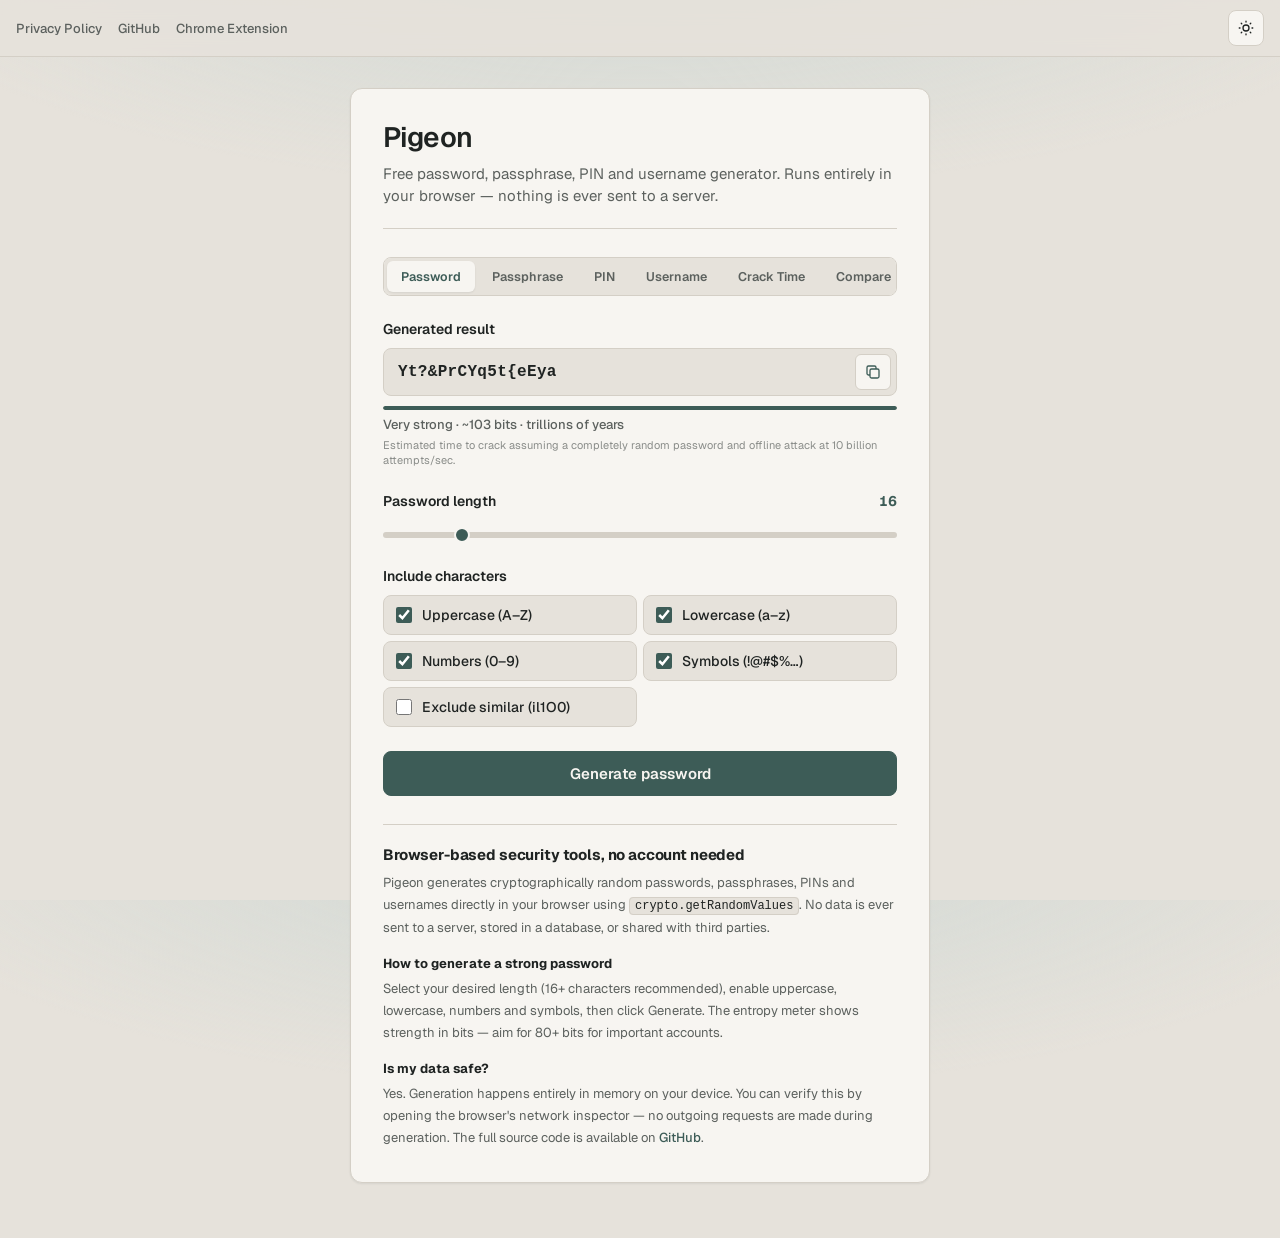
<file: index.html>
<!DOCTYPE html>
<html lang="en">
<head>
    <meta charset="UTF-8">
    <meta name="viewport" content="width=device-width, initial-scale=1.0, viewport-fit=cover">

    <!-- Primary SEO -->
    <title>Pigeon — Free Password & Username Generator</title>
    <meta name="description" content="Generate strong passwords, passphrases, PINs and usernames instantly. Everything runs in your browser — no data is ever sent to a server.">
    <meta name="robots" content="index, follow">
    <link rel="canonical" href="https://pigeonofficial.vercel.app/">

    <!-- Open Graph -->
    <meta property="og:type" content="website">
    <meta property="og:site_name" content="Pigeon">
    <meta property="og:title" content="Pigeon — Free Password & Username Generator">
    <meta property="og:description" content="Generate strong passwords, passphrases, PINs and usernames instantly. Everything runs in your browser — no data is ever sent to a server.">
    <meta property="og:url" content="https://pigeonofficial.vercel.app/">
    <meta property="og:image" content="https://pigeonofficial.vercel.app/og-image.png">
    <meta property="og:image:width" content="1200">
    <meta property="og:image:height" content="630">
    <meta property="og:locale" content="en_US">

    <!-- Twitter Card -->
    <meta name="twitter:card" content="summary_large_image">
    <meta name="twitter:title" content="Pigeon — Free Password & Username Generator">
    <meta name="twitter:description" content="Generate strong passwords, passphrases, PINs and usernames instantly. No data collected, no server, everything runs in your browser.">
    <meta name="twitter:image" content="https://pigeonofficial.vercel.app/og-image.png">

    <!-- Theme & PWA -->
    <meta name="theme-color" content="#3d5c57">
    <meta name="mobile-web-app-capable" content="yes">
    <meta name="apple-mobile-web-app-capable" content="yes">
    <meta name="apple-mobile-web-app-status-bar-style" content="black-translucent">
    <meta name="apple-mobile-web-app-title" content="Pigeon">

    <!-- Favicon -->
    <link rel="icon" href="/favicon.ico" sizes="any">
    <link rel="icon" href="/icon.svg" type="image/svg+xml">
    <link rel="apple-touch-icon" href="/apple-touch-icon.png">
    <link rel="manifest" href="/site.webmanifest">

    <!-- JSON-LD: SoftwareApplication -->
    <script type="application/ld+json">
    {
      "@context": "https://schema.org",
      "@type": "SoftwareApplication",
      "name": "Pigeon",
      "url": "https://pigeonofficial.vercel.app/",
      "description": "Free browser-based tool to generate strong passwords, passphrases, PINs and usernames. No data collected.",
      "applicationCategory": "SecurityApplication",
      "operatingSystem": "Any",
      "offers": {
        "@type": "Offer",
        "price": "0",
        "priceCurrency": "USD"
      },
      "publisher": {
        "@type": "Organization",
        "name": "Pigeon",
        "url": "https://pigeonofficial.vercel.app/"
      }
    }
    </script>

    <!-- JSON-LD: FAQPage -->
    <script type="application/ld+json">
    {
      "@context": "https://schema.org",
      "@type": "FAQPage",
      "mainEntity": [
        {
          "@type": "Question",
          "name": "Does Pigeon store or send my passwords anywhere?",
          "acceptedAnswer": {
            "@type": "Answer",
            "text": "No. All generation happens locally in your browser using the Web Crypto API. Nothing is ever sent to a server or stored beyond your current session."
          }
        },
        {
          "@type": "Question",
          "name": "How random are the generated passwords?",
          "acceptedAnswer": {
            "@type": "Answer",
            "text": "Pigeon uses crypto.getRandomValues, the browser's cryptographically secure random number generator, which is the same standard used by security professionals."
          }
        },
        {
          "@type": "Question",
          "name": "What is a passphrase and why is it better?",
          "acceptedAnswer": {
            "@type": "Answer",
            "text": "A passphrase is a sequence of random words (e.g. river-castle-flame-orbit). It is often easier to remember than a random password while providing comparable or better entropy."
          }
        },
        {
          "@type": "Question",
          "name": "Can I use Pigeon offline?",
          "acceptedAnswer": {
            "@type": "Answer",
            "text": "The Chrome extension version works fully offline. The web app requires a one-time load but makes no network calls during generation."
          }
        },
        {
          "@type": "Question",
          "name": "What does the strength meter measure?",
          "acceptedAnswer": {
            "@type": "Answer",
            "text": "The strength meter estimates entropy in bits based on the character pool size and password length. Higher bits means exponentially harder to crack by brute force."
          }
        },
        {
          "@type": "Question",
          "name": "Is Pigeon open source?",
          "acceptedAnswer": {
            "@type": "Answer",
            "text": "Yes. The full source code is available on GitHub at github.com/ZavionGames/Pigeon so you can inspect exactly how generation works."
          }
        }
      ]
    }
    </script>

    <!-- JSON-LD: WebSite (sitelinks searchbox optional) -->
    <script type="application/ld+json">
    {
      "@context": "https://schema.org",
      "@type": "WebSite",
      "name": "Pigeon",
      "url": "https://pigeonofficial.vercel.app/"
    }
    </script>

    <!-- Fonts -->
    <link rel="preconnect" href="https://fonts.googleapis.com">
    <link rel="preconnect" href="https://fonts.gstatic.com" crossorigin>
    <link href="https://fonts.googleapis.com/css2?family=Geist:wght@400;500;600;700&display=swap" rel="stylesheet">

    <!-- Theme init (before paint to avoid flash) -->
    <script>
        (function () {
            try {
                var t = localStorage.getItem('theme') || (window.matchMedia('(prefers-color-scheme: dark)').matches ? 'dark' : 'light');
                document.documentElement.setAttribute('data-theme', t);
            } catch (e) {
                document.documentElement.setAttribute('data-theme', 'light');
            }
        })();
    </script>

    <link rel="stylesheet" href="styles.css">
</head>
<body>
    <header class="top-bar" role="banner">
        <nav class="top-bar-links" aria-label="Site links">
            <a href="privacy.html">Privacy Policy</a>
            <a href="https://github.com/ZavionGames/Pigeon" target="_blank" rel="noopener noreferrer">GitHub</a>
            <a href="https://github.com/ZavionGames/Pigeon-Extensions" target="_blank" rel="noopener noreferrer">Chrome Extension</a>
        </nav>
        <button type="button" class="theme-toggle" id="themeToggle" aria-label="Switch theme">
            <svg class="sun-icon" fill="none" stroke="currentColor" viewBox="0 0 24 24" aria-hidden="true">
                <path stroke-linecap="round" stroke-linejoin="round" stroke-width="1.75" d="M12 3v1m0 16v1m9-9h-1M4 12H3m15.364 6.364l-.707-.707M6.343 6.343l-.707-.707m12.728 0l-.707.707M6.343 17.657l-.707.707M16 12a4 4 0 11-8 0 4 4 0 018 0z"></path>
            </svg>
            <svg class="moon-icon" fill="none" stroke="currentColor" viewBox="0 0 24 24" aria-hidden="true">
                <path stroke-linecap="round" stroke-linejoin="round" stroke-width="1.75" d="M20.354 15.354A9 9 0 018.646 3.646 9.003 9.003 0 0012 21a9.003 9.003 0 008.354-5.646z"></path>
            </svg>
        </button>
    </header>

    <main class="container" id="main-content">
        <header class="page-header">
            <h1>Pigeon</h1>
            <p class="lede">Free password, passphrase, PIN and username generator. Runs entirely in your browser — nothing is ever sent to a server.</p>
        </header>

        <!-- Tabs -->
        <nav aria-label="Generator tools">
            <div class="tabs" role="tablist" aria-label="Generator type">
                <button type="button" class="tab active" role="tab" aria-selected="true"  aria-controls="panel-password"    id="tab-password"    data-tab="password">Password</button>
                <button type="button" class="tab"        role="tab" aria-selected="false" aria-controls="panel-passphrase"  id="tab-passphrase"  data-tab="passphrase">Passphrase</button>
                <button type="button" class="tab"        role="tab" aria-selected="false" aria-controls="panel-pin"         id="tab-pin"         data-tab="pin">PIN</button>
                <button type="button" class="tab"        role="tab" aria-selected="false" aria-controls="panel-username"    id="tab-username"    data-tab="username">Username</button>
                <button type="button" class="tab"        role="tab" aria-selected="false" aria-controls="panel-cracktime"   id="tab-cracktime"   data-tab="cracktime">Crack Time</button>
                <button type="button" class="tab"        role="tab" aria-selected="false" aria-controls="panel-compare"     id="tab-compare"     data-tab="compare">Compare</button>
            </div>
        </nav>

        <!-- Shared result -->
        <section class="result-section" aria-label="Generated result">
            <label class="result-label" for="result">Generated result</label>
            <div class="result-input-wrapper">
                <input type="text" id="result" placeholder="Your result will appear here…" readonly autocomplete="off" spellcheck="false" aria-live="polite" aria-atomic="true">
                <button type="button" class="copy-btn" id="copyBtn" aria-label="Copy to clipboard">
                    <svg fill="none" stroke="currentColor" viewBox="0 0 24 24" aria-hidden="true">
                        <path stroke-linecap="round" stroke-linejoin="round" stroke-width="1.75" d="M8 16H6a2 2 0 01-2-2V6a2 2 0 012-2h8a2 2 0 012 2v2m-6 12h8a2 2 0 002-2v-8a2 2 0 00-2-2h-8a2 2 0 00-2 2v8a2 2 0 002 2z"></path>
                    </svg>
                </button>
            </div>
            <div class="strength" id="strength" hidden>
                <div class="strength-bar" aria-hidden="true">
                    <span class="strength-fill" id="strengthFill"></span>
                </div>
                <p class="strength-label" id="strengthLabel" aria-live="polite"></p>
                <p class="strength-note">Estimated time to crack assuming a completely random password and offline attack at 10 billion attempts/sec.</p>
            </div>
        </section>

        <!-- PASSWORD panel -->
        <section class="panel" id="panel-password" role="tabpanel" aria-labelledby="tab-password">
            <div class="length-section">
                <div class="length-label">
                    <label for="length">Password length</label>
                    <span class="length-value" id="lengthValue" aria-live="polite">16</span>
                </div>
                <input type="range" id="length" min="8" max="64" value="16" aria-valuemin="8" aria-valuemax="64" aria-valuenow="16" aria-label="Password length">
            </div>
            <div class="settings-section" aria-labelledby="settingsLabel">
                <p class="settings-label" id="settingsLabel">Include characters</p>
                <div class="checkbox-group">
                    <label class="checkbox-item" for="uppercase">
                        <input type="checkbox" id="uppercase" checked>
                        <span>Uppercase (A–Z)</span>
                    </label>
                    <label class="checkbox-item" for="lowercase">
                        <input type="checkbox" id="lowercase" checked>
                        <span>Lowercase (a–z)</span>
                    </label>
                    <label class="checkbox-item" for="numbers">
                        <input type="checkbox" id="numbers" checked>
                        <span>Numbers (0–9)</span>
                    </label>
                    <label class="checkbox-item" for="symbols">
                        <input type="checkbox" id="symbols" checked>
                        <span>Symbols (!@#$%…)</span>
                    </label>
                    <label class="checkbox-item" for="excludeSimilar">
                        <input type="checkbox" id="excludeSimilar">
                        <span>Exclude similar (il1O0)</span>
                    </label>
                </div>
            </div>
        </section>

        <!-- PASSPHRASE panel -->
        <section class="panel" id="panel-passphrase" role="tabpanel" aria-labelledby="tab-passphrase" hidden>
            <div class="length-section">
                <div class="length-label">
                    <label for="wordCount">Number of words</label>
                    <span class="length-value" id="wordCountValue" aria-live="polite">4</span>
                </div>
                <input type="range" id="wordCount" min="3" max="8" value="4" aria-valuemin="3" aria-valuemax="8" aria-valuenow="4" aria-label="Number of words">
            </div>
            <div class="settings-section">
                <p class="settings-label">Separator</p>
                <div class="separator-group" role="radiogroup" aria-label="Word separator">
                    <label class="sep-item"><input type="radio" name="separator" value="-" checked> <span>Hyphen&nbsp;&nbsp;(word-word)</span></label>
                    <label class="sep-item"><input type="radio" name="separator" value="_"> <span>Underscore&nbsp;(word_word)</span></label>
                    <label class="sep-item"><input type="radio" name="separator" value="."> <span>Dot&nbsp;&nbsp;&nbsp;&nbsp;&nbsp;&nbsp;&nbsp;(word.word)</span></label>
                    <label class="sep-item"><input type="radio" name="separator" value=" "> <span>Space&nbsp;&nbsp;&nbsp;&nbsp;&nbsp;(word word)</span></label>
                </div>
            </div>
        </section>

        <!-- PIN panel -->
        <section class="panel" id="panel-pin" role="tabpanel" aria-labelledby="tab-pin" hidden>
            <div class="length-section">
                <div class="length-label">
                    <label for="pinLength">PIN length</label>
                    <span class="length-value" id="pinLengthValue" aria-live="polite">4</span>
                </div>
                <input type="range" id="pinLength" min="4" max="12" value="4" aria-valuemin="4" aria-valuemax="12" aria-valuenow="4" aria-label="PIN length">
            </div>
        </section>

        <!-- USERNAME panel -->
        <section class="panel" id="panel-username" role="tabpanel" aria-labelledby="tab-username" hidden>
            <div class="settings-section">
                <p class="settings-label">Style</p>
                <div class="separator-group" role="radiogroup" aria-label="Username style">
                    <label class="sep-item"><input type="radio" name="usernameStyle" value="adjnoun" checked> <span>Adjective + Noun&nbsp;&nbsp;(SilentFox)</span></label>
                    <label class="sep-item"><input type="radio" name="usernameStyle" value="adjnounnum"> <span>+ Number&nbsp;&nbsp;&nbsp;&nbsp;&nbsp;&nbsp;&nbsp;&nbsp;&nbsp;&nbsp;(SilentFox42)</span></label>
                    <label class="sep-item"><input type="radio" name="usernameStyle" value="word"> <span>Random word&nbsp;&nbsp;&nbsp;&nbsp;&nbsp;&nbsp;(tunnel)</span></label>
                    <label class="sep-item"><input type="radio" name="usernameStyle" value="wordnum"> <span>Word + Number&nbsp;&nbsp;&nbsp;&nbsp;(tunnel42)</span></label>
                </div>
            </div>
        </section>

        <button type="button" class="generate-btn" id="generateBtn">Generate password</button>

        <!-- CRACK TIME panel -->
        <section class="panel" id="panel-cracktime" role="tabpanel" aria-labelledby="tab-cracktime" hidden>
            <div class="cracktime-tool">
                <label class="result-label" for="crackInput">Enter a password to analyze</label>
                <div class="result-input-wrapper">
                    <input type="text" id="crackInput" placeholder="Type or paste a password…" autocomplete="off" spellcheck="false">
                </div>
                
                <div class="strength" id="strengthCrack" hidden>
                    <div class="strength-bar"><span class="strength-fill" id="strengthFillCrack"></span></div>
                    <p class="strength-label" id="strengthLabelCrack" aria-live="polite"></p>
                </div>

                <div class="cracktime-scenarios" id="cracktimeScenarios" hidden>
                    <h3>Attack scenarios</h3>
                    <div class="scenario-grid">
                        <div class="scenario-item">
                            <strong>Fast offline (MD5/SHA-1)</strong>
                            <p class="scenario-value" id="scenarioFast">—</p>
                            <span class="scenario-note">10 billion attempts/sec</span>
                        </div>
                        <div class="scenario-item">
                            <strong>Slow offline (bcrypt/Argon2)</strong>
                            <p class="scenario-value" id="scenarioSlow">—</p>
                            <span class="scenario-note">10,000 attempts/sec</span>
                        </div>
                        <div class="scenario-item">
                            <strong>Online (login throttling)</strong>
                            <p class="scenario-value" id="scenarioOnline">—</p>
                            <span class="scenario-note">10 attempts/sec</span>
                        </div>
                    </div>
                    <p class="cracktime-disclaimer">These estimates assume the password is completely random. Dictionary words, patterns, and personal information dramatically reduce security.</p>
                </div>
            </div>
        </section>

        <!-- COMPARE panel -->
        <section class="panel" id="panel-compare" role="tabpanel" aria-labelledby="tab-compare" hidden>
            <div class="compare-section">
                <div class="compare-row">
                    <label class="result-label" for="cmpA">Password A</label>
                    <div class="result-input-wrapper">
                        <input type="text" id="cmpA" placeholder="Type or paste a password…" autocomplete="off" spellcheck="false">
                        <button type="button" class="copy-btn" id="cmpAClear" aria-label="Clear password A" title="Clear">
                            <svg fill="none" stroke="currentColor" viewBox="0 0 24 24" aria-hidden="true"><path stroke-linecap="round" stroke-linejoin="round" stroke-width="1.75" d="M6 18L18 6M6 6l12 12"/></svg>
                        </button>
                    </div>
                    <div class="strength" id="strengthA" hidden>
                        <div class="strength-bar"><span class="strength-fill" id="strengthFillA"></span></div>
                        <p class="strength-label" id="strengthLabelA" aria-live="polite"></p>
                    </div>
                </div>
                <div class="compare-row">
                    <label class="result-label" for="cmpB">Password B</label>
                    <div class="result-input-wrapper">
                        <input type="text" id="cmpB" placeholder="Type or paste another password…" autocomplete="off" spellcheck="false">
                        <button type="button" class="copy-btn" id="cmpBClear" aria-label="Clear password B" title="Clear">
                            <svg fill="none" stroke="currentColor" viewBox="0 0 24 24" aria-hidden="true"><path stroke-linecap="round" stroke-linejoin="round" stroke-width="1.75" d="M6 18L18 6M6 6l12 12"/></svg>
                        </button>
                    </div>
                    <div class="strength" id="strengthB" hidden>
                        <div class="strength-bar"><span class="strength-fill" id="strengthFillB"></span></div>
                        <p class="strength-label" id="strengthLabelB" aria-live="polite"></p>
                    </div>
                </div>
                <p class="strength-note" style="margin-top: 8px">Crack time assumes offline attack at 10 billion attempts/sec.</p>
                <div class="compare-verdict" id="compareVerdict" hidden aria-live="polite"></div>
            </div>
        </section>

        <!-- SEO content block -->
        <section class="seo-block" aria-label="About Pigeon">
            <h2>Browser-based security tools, no account needed</h2>
            <p>Pigeon generates cryptographically random passwords, passphrases, PINs and usernames directly in your browser using <code>crypto.getRandomValues</code>. No data is ever sent to a server, stored in a database, or shared with third parties.</p>

            <h3>How to generate a strong password</h3>
            <p>Select your desired length (16+ characters recommended), enable uppercase, lowercase, numbers and symbols, then click Generate. The entropy meter shows strength in bits — aim for 80+ bits for important accounts.</p>

            <h3>Is my data safe?</h3>
            <p>Yes. Generation happens entirely in memory on your device. You can verify this by opening the browser's network inspector — no outgoing requests are made during generation. The full source code is available on <a href="https://github.com/ZavionGames/Pigeon" target="_blank" rel="noopener noreferrer">GitHub</a>.</p>
        </section>
    </main>

    <div class="toast" id="toast" role="status" aria-live="polite" aria-atomic="true"></div>

    <script src="script.js" defer></script>
</body>
</html>
</file>
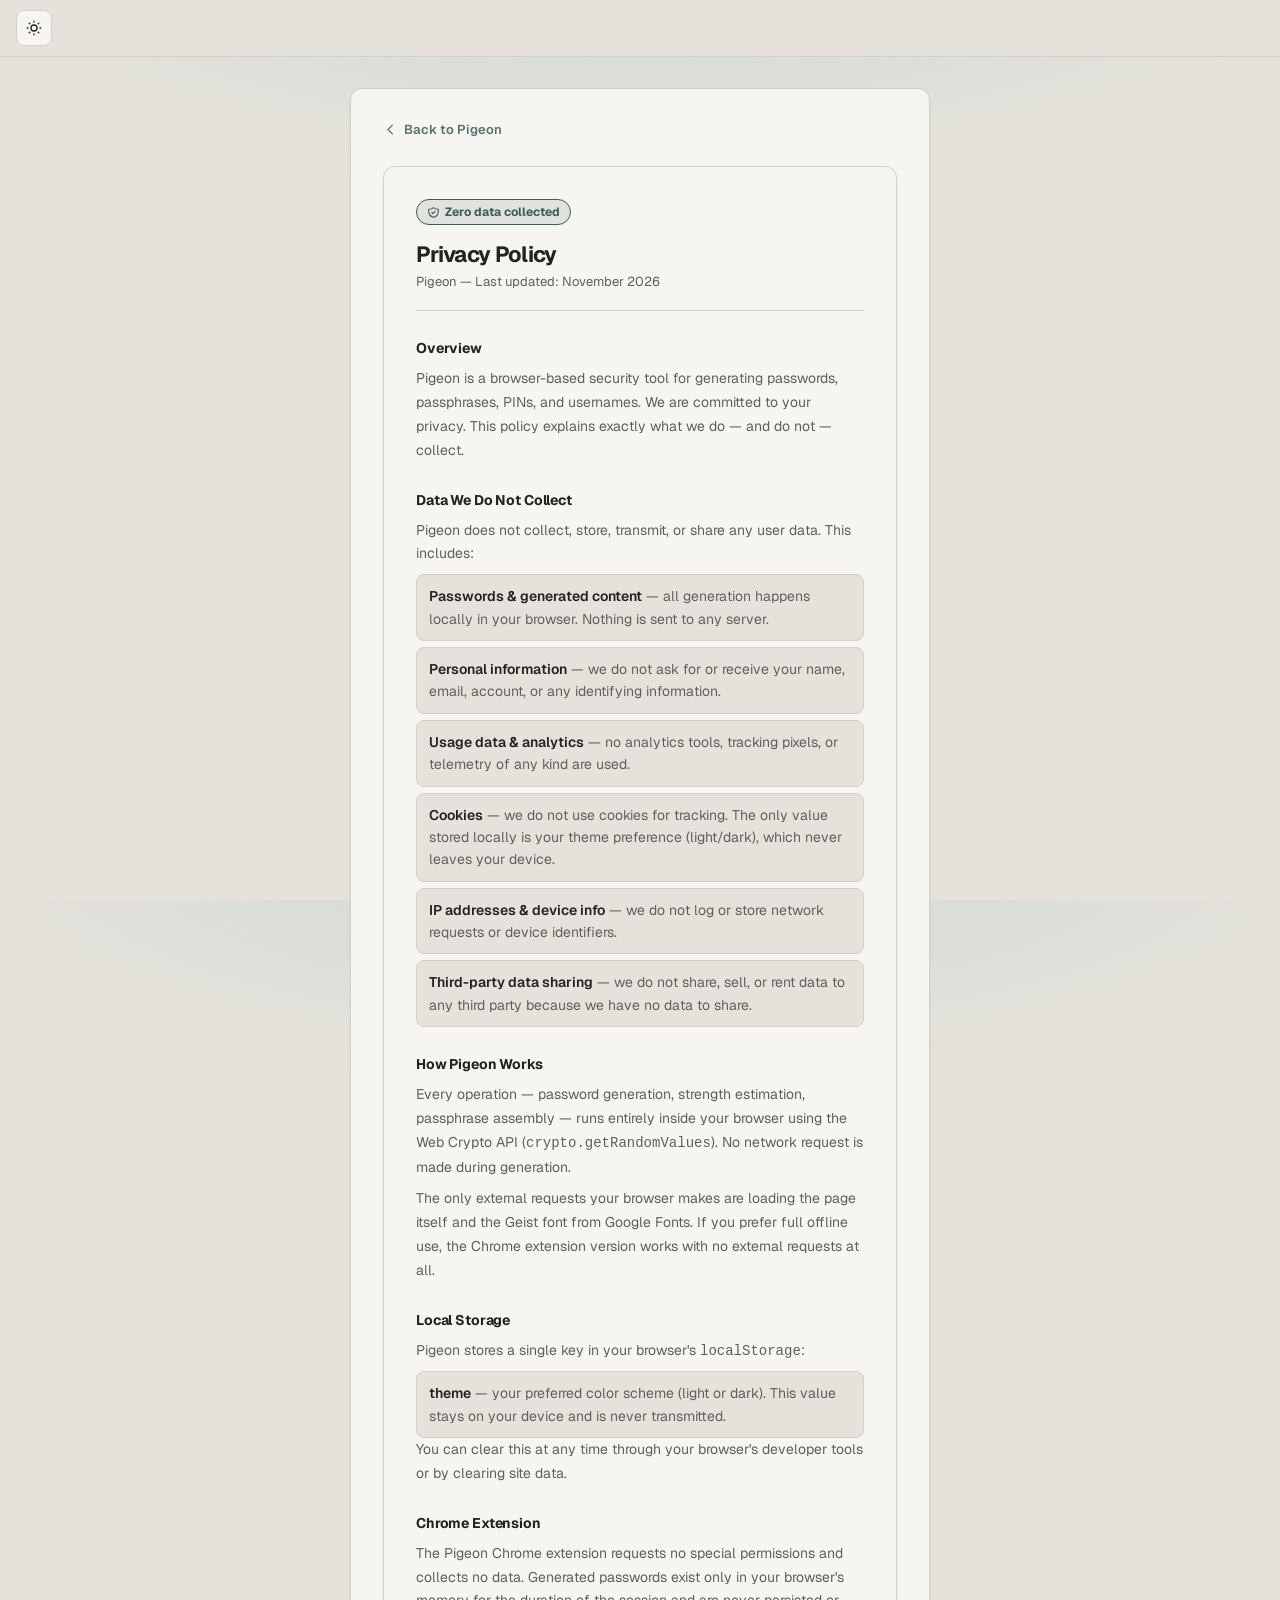
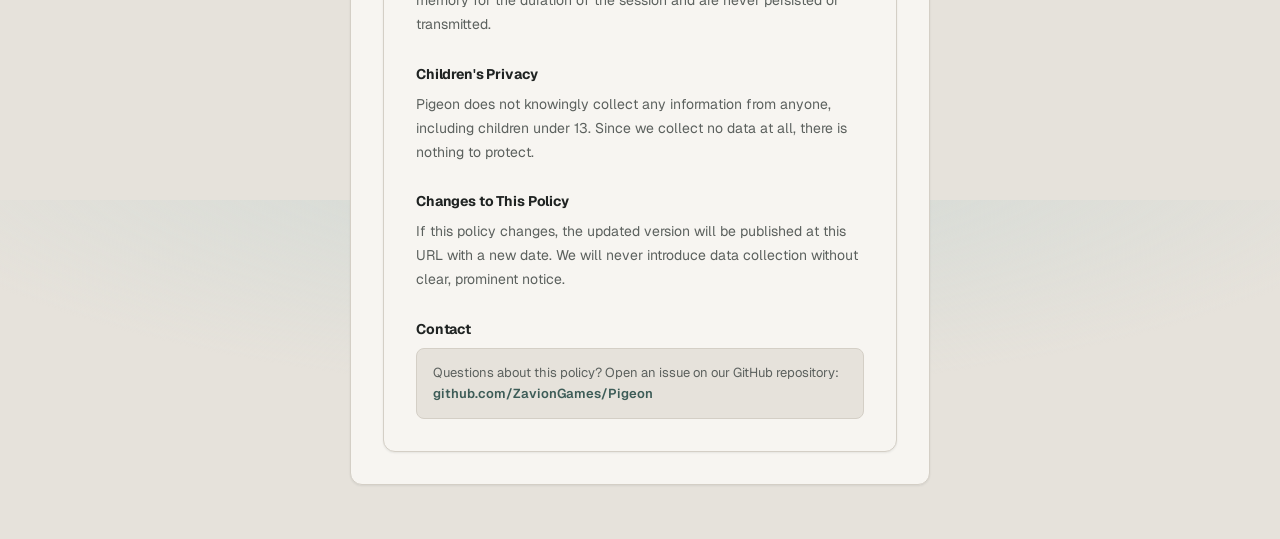
<file: privacy.html>
<!DOCTYPE html>
<html lang="en">
<head>
    <meta charset="UTF-8">
    <meta name="viewport" content="width=device-width, initial-scale=1.0, viewport-fit=cover">
    <meta name="description" content="Pigeon Privacy Policy — no data collected, everything runs in your browser.">
    <meta name="robots" content="index, follow">
    <link rel="canonical" href="https://pigeonofficial.vercel.app/privacy">
    <meta property="og:title" content="Privacy Policy — Pigeon">
    <meta property="og:description" content="Pigeon collects zero data. All generation runs locally in your browser.">
    <meta property="og:url" content="https://pigeonofficial.vercel.app/privacy">
    <meta property="og:type" content="website">
    <meta name="theme-color" content="#3d5c57">
    <title>Privacy Policy — Pigeon</title>
    <link rel="icon" href="Pigeon-Logo.png" type="image/png">
    <link rel="apple-touch-icon" href="Pigeon-Logo.png">
    <script>
        (function () {
            try {
                var theme = localStorage.getItem('theme');
                if (!theme) {
                    theme = window.matchMedia('(prefers-color-scheme: dark)').matches ? 'dark' : 'light';
                }
                document.documentElement.setAttribute('data-theme', theme);
            } catch (e) {
                document.documentElement.setAttribute('data-theme', 'light');
            }
        })();
    </script>
    <link rel="preconnect" href="https://fonts.googleapis.com">
    <link rel="preconnect" href="https://fonts.gstatic.com" crossorigin>
    <link href="https://fonts.googleapis.com/css2?family=Geist:wght@100..900&display=swap" rel="stylesheet">
    <link rel="stylesheet" href="styles.css">
    <style>
        .privacy-container {
            width: 100%;
            max-width: 640px;
        }

        .privacy-card {
            background: var(--bg-secondary);
            border: 1px solid var(--border-color);
            border-radius: var(--panel-radius);
            box-shadow: 0 1px 2px var(--shadow);
            padding: 32px 32px;
        }

        .back-link {
            display: inline-flex;
            align-items: center;
            gap: 6px;
            color: var(--accent-color);
            text-decoration: none;
            font-size: 13px;
            font-weight: 600;
            margin-bottom: 28px;
            opacity: 0.85;
        }

        .back-link:hover { opacity: 1; }

        .back-link svg {
            width: 15px;
            height: 15px;
            flex-shrink: 0;
        }

        .privacy-header {
            margin-bottom: 28px;
            padding-bottom: 20px;
            border-bottom: 1px solid var(--border-color);
        }

        .privacy-header h1 {
            font-size: 22px;
            font-weight: 700;
            letter-spacing: -0.03em;
            color: var(--text-primary);
        }

        .privacy-header .meta {
            margin-top: 6px;
            font-size: 13px;
            color: var(--text-secondary);
        }

        .privacy-section {
            margin-bottom: 28px;
        }

        .privacy-section:last-child {
            margin-bottom: 0;
        }

        .privacy-section h2 {
            font-size: 14px;
            font-weight: 700;
            color: var(--text-primary);
            margin-bottom: 10px;
            letter-spacing: -0.01em;
        }

        .privacy-section p {
            font-size: 14px;
            line-height: 1.7;
            color: var(--text-secondary);
        }

        .privacy-section p + p {
            margin-top: 8px;
        }

        .privacy-section ul {
            margin-top: 8px;
            padding-left: 0;
            list-style: none;
            display: flex;
            flex-direction: column;
            gap: 6px;
        }

        .privacy-section ul li {
            font-size: 14px;
            line-height: 1.6;
            color: var(--text-secondary);
            padding: 10px 12px;
            background: var(--bg-canvas);
            border: 1px solid var(--border-color);
            border-radius: var(--control-radius);
        }

        .privacy-section ul li strong {
            color: var(--text-primary);
            font-weight: 600;
        }

        .badge {
            display: inline-flex;
            align-items: center;
            gap: 5px;
            background: var(--accent-soft);
            color: var(--accent-color);
            border: 1px solid var(--accent-color);
            border-radius: 999px;
            font-size: 12px;
            font-weight: 700;
            padding: 4px 10px;
            margin-bottom: 16px;
        }

        .badge svg {
            width: 13px;
            height: 13px;
        }

        .contact-box {
            background: var(--bg-canvas);
            border: 1px solid var(--border-color);
            border-radius: var(--control-radius);
            padding: 14px 16px;
            font-size: 13px;
            color: var(--text-secondary);
            line-height: 1.6;
        }

        .contact-box a {
            color: var(--accent-color);
            text-decoration: none;
            font-weight: 600;
        }

        .contact-box a:hover { text-decoration: underline; }

        @media (max-width: 480px) {
            .privacy-card { padding: 24px 20px; }
        }
    </style>
</head>
<body>
    <header class="top-bar">
        <button type="button" class="theme-toggle" id="themeToggle" aria-label="Switch theme">
            <svg class="sun-icon" fill="none" stroke="currentColor" viewBox="0 0 24 24" aria-hidden="true">
                <path stroke-linecap="round" stroke-linejoin="round" stroke-width="1.75" d="M12 3v1m0 16v1m9-9h-1M4 12H3m15.364 6.364l-.707-.707M6.343 6.343l-.707-.707m12.728 0l-.707.707M6.343 17.657l-.707.707M16 12a4 4 0 11-8 0 4 4 0 018 0z"></path>
            </svg>
            <svg class="moon-icon" fill="none" stroke="currentColor" viewBox="0 0 24 24" aria-hidden="true">
                <path stroke-linecap="round" stroke-linejoin="round" stroke-width="1.75" d="M20.354 15.354A9 9 0 018.646 3.646 9.003 9.003 0 0012 21a9.003 9.003 0 008.354-5.646z"></path>
            </svg>
        </button>
    </header>

    <main class="container">
        <div class="privacy-container">
            <a href="index.html" class="back-link">
                <svg fill="none" stroke="currentColor" viewBox="0 0 24 24" aria-hidden="true">
                    <path stroke-linecap="round" stroke-linejoin="round" stroke-width="2" d="M15 19l-7-7 7-7"/>
                </svg>
                Back to Pigeon
            </a>

            <div class="privacy-card">

                <div class="badge">
                    <svg fill="none" stroke="currentColor" viewBox="0 0 24 24" aria-hidden="true">
                        <path stroke-linecap="round" stroke-linejoin="round" stroke-width="2" d="M9 12l2 2 4-4m5.618-4.016A11.955 11.955 0 0112 2.944a11.955 11.955 0 01-8.618 3.04A12.02 12.02 0 003 9c0 5.591 3.824 10.29 9 11.622 5.176-1.332 9-6.03 9-11.622 0-1.042-.133-2.052-.382-3.016z"/>
                    </svg>
                    Zero data collected
                </div>

                <div class="privacy-header">
                    <h1>Privacy Policy</h1>
                    <p class="meta">Pigeon &mdash; Last updated: November 2026</p>
                </div>

                <div class="privacy-section">
                    <h2>Overview</h2>
                    <p>Pigeon is a browser-based security tool for generating passwords, passphrases, PINs, and usernames. We are committed to your privacy. This policy explains exactly what we do — and do not — collect.</p>
                </div>

                <div class="privacy-section">
                    <h2>Data We Do Not Collect</h2>
                    <p>Pigeon does not collect, store, transmit, or share any user data. This includes:</p>
                    <ul>
                        <li><strong>Passwords &amp; generated content</strong> — all generation happens locally in your browser. Nothing is sent to any server.</li>
                        <li><strong>Personal information</strong> — we do not ask for or receive your name, email, account, or any identifying information.</li>
                        <li><strong>Usage data &amp; analytics</strong> — no analytics tools, tracking pixels, or telemetry of any kind are used.</li>
                        <li><strong>Cookies</strong> — we do not use cookies for tracking. The only value stored locally is your theme preference (light/dark), which never leaves your device.</li>
                        <li><strong>IP addresses &amp; device info</strong> — we do not log or store network requests or device identifiers.</li>
                        <li><strong>Third-party data sharing</strong> — we do not share, sell, or rent data to any third party because we have no data to share.</li>
                    </ul>
                </div>

                <div class="privacy-section">
                    <h2>How Pigeon Works</h2>
                    <p>Every operation — password generation, strength estimation, passphrase assembly — runs entirely inside your browser using the Web Crypto API (<code>crypto.getRandomValues</code>). No network request is made during generation.</p>
                    <p>The only external requests your browser makes are loading the page itself and the Geist font from Google Fonts. If you prefer full offline use, the Chrome extension version works with no external requests at all.</p>
                </div>

                <div class="privacy-section">
                    <h2>Local Storage</h2>
                    <p>Pigeon stores a single key in your browser's <code>localStorage</code>:</p>
                    <ul>
                        <li><strong>theme</strong> — your preferred color scheme (light or dark). This value stays on your device and is never transmitted.</li>
                    </ul>
                    <p>You can clear this at any time through your browser's developer tools or by clearing site data.</p>
                </div>

                <div class="privacy-section">
                    <h2>Chrome Extension</h2>
                    <p>The Pigeon Chrome extension requests no special permissions and collects no data. Generated passwords exist only in your browser's memory for the duration of the session and are never persisted or transmitted.</p>
                </div>

                <div class="privacy-section">
                    <h2>Children's Privacy</h2>
                    <p>Pigeon does not knowingly collect any information from anyone, including children under 13. Since we collect no data at all, there is nothing to protect.</p>
                </div>

                <div class="privacy-section">
                    <h2>Changes to This Policy</h2>
                    <p>If this policy changes, the updated version will be published at this URL with a new date. We will never introduce data collection without clear, prominent notice.</p>
                </div>

                <div class="privacy-section">
                    <h2>Contact</h2>
                    <div class="contact-box">
                        Questions about this policy? Open an issue on our GitHub repository:<br>
                        <a href="https://github.com/ZavionGames/Pigeon" target="_blank" rel="noopener noreferrer">github.com/ZavionGames/Pigeon</a>
                    </div>
                </div>

            </div>
        </div>
    </main>

    <script>
        document.getElementById('themeToggle').addEventListener('click', function () {
            var current = document.documentElement.getAttribute('data-theme');
            var next = current === 'dark' ? 'light' : 'dark';
            document.documentElement.setAttribute('data-theme', next);
            localStorage.setItem('theme', next);
            this.setAttribute('aria-label', next === 'dark' ? 'Switch to light theme' : 'Switch to dark theme');
        });
    </script>
</body>
</html>
</file>
<file: styles.css>
* {
    margin: 0;
    padding: 0;
    box-sizing: border-box;
    -webkit-tap-highlight-color: transparent;
}

html {
    -webkit-text-size-adjust: 100%;
    text-size-adjust: 100%;
    height: 100%;
}

:root {
    --bg-canvas: #e6e2db;
    --bg-wash: #cfd8d4;
    --bg-primary: #e6e2db;
    --bg-secondary: #f7f5f1;
    --text-primary: #1f2322;
    --text-secondary: #5c615e;
    --border-color: #d4cfc6;
    --accent-color: #3d5c57;
    --accent-soft: rgba(61, 92, 87, 0.12);
    --shadow: rgba(31, 35, 34, 0.08);
    --weak: #b42318;
    --fair: #b54708;
    --strong: #32724c;
    --very-strong: #3d5c57;
    --control-radius: 8px;
    --panel-radius: 12px;
}

[data-theme="dark"] {
    --bg-canvas: #161918;
    --bg-wash: #1e2a27;
    --bg-primary: #161918;
    --bg-secondary: #1e2221;
    --text-primary: #eceae6;
    --text-secondary: #a8ada9;
    --border-color: #323836;
    --accent-color: #8fb3ac;
    --accent-soft: rgba(143, 179, 172, 0.14);
    --shadow: rgba(0, 0, 0, 0.35);
    --weak: #f97066;
    --fair: #f79009;
    --strong: #75b798;
    --very-strong: #8fb3ac;
}

body {
    font-family: 'Geist', 'Segoe UI', sans-serif;
    min-height: 100vh;
    min-height: -webkit-fill-available;
    display: flex;
    flex-direction: column;
    justify-content: flex-start;
    align-items: center;
    background-color: var(--bg-canvas);
    background-image: radial-gradient(ellipse 90% 42% at 50% -8%, var(--bg-wash), transparent 70%);
    color: var(--text-primary);
    padding: max(88px, calc(env(safe-area-inset-top) + 72px)) max(20px, env(safe-area-inset-right)) max(32px, env(safe-area-inset-bottom)) max(20px, env(safe-area-inset-left));
    overflow-x: hidden;
    overflow-y: auto;
    -webkit-overflow-scrolling: touch;
}

body.modal-open {
    overflow: hidden;
}

[hidden] {
    display: none !important;
}

.visually-hidden {
    position: absolute;
    width: 1px;
    height: 1px;
    padding: 0;
    margin: -1px;
    overflow: hidden;
    clip: rect(0, 0, 0, 0);
    white-space: nowrap;
    border: 0;
}

.top-bar {
    position: fixed;
    top: 0;
    left: 0;
    right: 0;
    z-index: 1100;
    display: flex;
    align-items: center;
    justify-content: space-between;
    gap: 8px;
    min-height: 56px;
    padding: max(10px, env(safe-area-inset-top)) max(16px, env(safe-area-inset-right)) 10px max(16px, env(safe-area-inset-left));
    background: color-mix(in srgb, var(--bg-canvas) 88%, transparent);
    border-bottom: 1px solid var(--border-color);
    backdrop-filter: blur(10px);
}

.top-bar-links {
    display: flex;
    align-items: center;
    gap: 16px;
}

.top-bar-links a {
    font-size: 13px;
    font-weight: 500;
    color: var(--text-secondary);
    text-decoration: none;
}

.top-bar-links a:hover {
    color: var(--accent-color);
}

.theme-toggle {
    font-family: inherit;
    font-size: 14px;
    font-weight: 600;
    color: var(--text-primary);
    background: var(--bg-secondary);
    border: 1px solid var(--border-color);
    border-radius: var(--control-radius);
    padding: 7px 12px;
    cursor: pointer;
}

.theme-toggle:hover,
.copy-btn:hover,
.icon-btn:hover {
    border-color: var(--accent-color);
}

.theme-toggle {
    width: 36px;
    height: 36px;
    padding: 0;
    display: flex;
    align-items: center;
    justify-content: center;
    flex-shrink: 0;
}

.theme-toggle svg {
    width: 18px;
    height: 18px;
    color: var(--text-primary);
}

.theme-toggle .sun-icon {
    display: block;
}

.theme-toggle .moon-icon {
    display: none;
}

[data-theme="dark"] .theme-toggle .sun-icon {
    display: none;
}

[data-theme="dark"] .theme-toggle .moon-icon {
    display: block;
}

.container {
    width: 100%;
    max-width: 580px;
    padding: 32px;
    background: var(--bg-secondary);
    border-radius: var(--panel-radius);
    border: 1px solid var(--border-color);
    box-shadow: 0 1px 2px var(--shadow);
    position: relative;
    z-index: 1;
    margin: 0 auto 24px;
}

.page-header {
    margin-bottom: 28px;
    padding-bottom: 20px;
    border-bottom: 1px solid var(--border-color);
}

h1 {
    color: var(--text-primary);
    font-weight: 600;
    font-size: 28px;
    letter-spacing: -0.03em;
    line-height: 1.2;
}

.lede {
    margin-top: 8px;
    color: var(--text-secondary);
    font-size: 15px;
    line-height: 1.5;
}

.result-section {
    margin-bottom: 24px;
}

.result-label,
.length-label,
.settings-label {
    color: var(--text-primary);
    font-size: 14px;
    font-weight: 600;
    margin-bottom: 10px;
    display: block;
}

.result-input-wrapper {
    position: relative;
    display: flex;
    align-items: center;
}

#result {
    width: 100%;
    padding: 14px 52px 14px 14px;
    font-size: 16px;
    border: 1px solid var(--border-color);
    border-radius: var(--control-radius);
    background: var(--bg-canvas);
    color: var(--text-primary);
    font-family: ui-monospace, 'Cascadia Code', 'Courier New', monospace;
    font-weight: 600;
    outline: none;
    letter-spacing: 0.02em;
    appearance: none;
    overflow: hidden;
    text-overflow: ellipsis;
}

#result:focus {
    border-color: var(--accent-color);
    box-shadow: 0 0 0 3px var(--accent-soft);
}

#result::placeholder {
    color: var(--text-secondary);
    font-weight: 400;
}

#crackInput,
#cmpA,
#cmpB {
    width: 100%;
    padding: 14px 52px 14px 14px;
    font-size: 16px;
    border: 1px solid var(--border-color);
    border-radius: var(--control-radius);
    background: var(--bg-canvas);
    color: var(--text-primary);
    font-family: ui-monospace, 'Cascadia Code', 'Courier New', monospace;
    font-weight: 600;
    outline: none;
    letter-spacing: 0.02em;
    appearance: none;
    overflow: hidden;
    text-overflow: ellipsis;
}

#crackInput:focus,
#cmpA:focus,
#cmpB:focus {
    border-color: var(--accent-color);
    box-shadow: 0 0 0 3px var(--accent-soft);
}

#crackInput::placeholder,
#cmpA::placeholder,
#cmpB::placeholder {
    color: var(--text-secondary);
    font-weight: 400;
}

.copy-btn {
    position: absolute;
    right: 6px;
    background: var(--bg-secondary);
    border: 1px solid var(--border-color);
    border-radius: 6px;
    width: 36px;
    height: 36px;
    display: flex;
    align-items: center;
    justify-content: center;
    cursor: pointer;
    color: var(--accent-color);
}

.copy-btn:active {
    background: var(--bg-canvas);
}

.copy-btn svg {
    width: 18px;
    height: 18px;
}

.strength {
    margin-top: 10px;
}

.strength-bar {
    height: 4px;
    border-radius: 999px;
    background: var(--border-color);
    overflow: hidden;
}

.strength-fill {
    display: block;
    height: 100%;
    width: 0;
    border-radius: inherit;
    background: var(--weak);
}

.strength[data-level="fair"] .strength-fill {
    background: var(--fair);
}

.strength[data-level="strong"] .strength-fill {
    background: var(--strong);
}

.strength[data-level="very-strong"] .strength-fill {
    background: var(--very-strong);
}

.strength-label {
    margin-top: 6px;
    font-size: 13px;
    font-weight: 500;
    color: var(--text-secondary);
}

.strength-note {
    margin-top: 5px;
    font-size: 11px;
    line-height: 1.4;
    color: var(--text-secondary);
    opacity: 0.7;
}

/* ── Tabs ──────────────────────────────────────────────────────────────── */
.tabs {
    display: flex;
    gap: 3px;
    background: var(--bg-canvas);
    border: 1px solid var(--border-color);
    border-radius: var(--control-radius);
    padding: 3px;
    margin-bottom: 24px;
    overflow-x: auto;
    scrollbar-width: none;
    -webkit-overflow-scrolling: touch;
}

.tabs::-webkit-scrollbar {
    display: none;
}

.tab {
    flex: 0 0 auto;
    font-family: inherit;
    font-size: 12.5px;
    font-weight: 600;
    color: var(--text-secondary);
    background: transparent;
    border: none;
    border-radius: 6px;
    padding: 7px 14px;
    cursor: pointer;
    transition: background 0.15s, color 0.15s;
    white-space: nowrap;
}

.tab:hover {
    color: var(--text-primary);
}

.tab.active {
    background: var(--bg-secondary);
    color: var(--accent-color);
    box-shadow: 0 1px 2px var(--shadow);
}

/* ── Separator / radio group ─────────────────────────────────────────────── */
.separator-group {
    display: flex;
    flex-direction: column;
    gap: 6px;
}

.sep-item {
    display: flex;
    align-items: center;
    gap: 10px;
    padding: 9px 12px;
    background: var(--bg-canvas);
    border: 1px solid var(--border-color);
    border-radius: var(--control-radius);
    cursor: pointer;
    color: var(--text-primary);
    font-size: 13px;
    font-weight: 500;
    font-family: ui-monospace, 'Cascadia Code', 'Courier New', monospace;
}

.sep-item:hover,
.sep-item:focus-within {
    border-color: var(--accent-color);
}

.sep-item input[type="radio"] {
    accent-color: var(--accent-color);
    flex-shrink: 0;
    width: 15px;
    height: 15px;
    cursor: pointer;
}

.length-section,
.settings-section {
    margin-bottom: 24px;
}

.length-label {
    display: flex;
    justify-content: space-between;
    align-items: center;
    margin-bottom: 12px;
}

.length-value {
    font-size: 14px;
    font-weight: 700;
    font-variant-numeric: tabular-nums;
    min-width: 2ch;
    text-align: right;
    color: var(--accent-color);
}

#length {
    width: 100%;
    height: 6px;
    border-radius: 999px;
    background: var(--border-color);
    outline: none;
    appearance: none;
    cursor: pointer;
}

#length::-webkit-slider-thumb {
    appearance: none;
    width: 16px;
    height: 16px;
    border-radius: 50%;
    background: var(--accent-color);
    cursor: pointer;
    border: 2px solid var(--bg-secondary);
}

#length::-moz-range-thumb {
    width: 16px;
    height: 16px;
    border-radius: 50%;
    background: var(--accent-color);
    cursor: pointer;
    border: 2px solid var(--bg-secondary);
}

.checkbox-group {
    display: grid;
    grid-template-columns: 1fr 1fr;
    gap: 6px;
}

.checkbox-item {
    display: flex;
    align-items: center;
    gap: 10px;
    padding: 10px 12px;
    background: var(--bg-canvas);
    border: 1px solid var(--border-color);
    border-radius: var(--control-radius);
    cursor: pointer;
    color: var(--text-primary);
    font-size: 14px;
    font-weight: 500;
}

.checkbox-item:hover,
.checkbox-item:focus-within {
    border-color: var(--accent-color);
}

.checkbox-item input[type="checkbox"] {
    width: 16px;
    height: 16px;
    cursor: pointer;
    accent-color: var(--accent-color);
    flex-shrink: 0;
}

.generate-btn {
    width: 100%;
    padding: 12px 16px;
    font-size: 15px;
    font-weight: 600;
    color: #f7f5f1;
    background: var(--accent-color);
    border: 1px solid var(--accent-color);
    border-radius: var(--control-radius);
    cursor: pointer;
    font-family: inherit;
}

[data-theme="dark"] .generate-btn {
    color: #161918;
}

.generate-btn:hover {
    opacity: 0.92;
}

.generate-btn:active {
    opacity: 0.86;
}

.generate-btn:disabled {
    opacity: 0.65;
    cursor: not-allowed;
}


.toast {
    position: fixed;
    bottom: max(24px, env(safe-area-inset-bottom, 24px));
    left: 50%;
    transform: translateX(-50%) translateY(16px);
    background: var(--bg-secondary);
    color: var(--text-primary);
    padding: 10px 16px;
    border-radius: var(--control-radius);
    font-weight: 600;
    font-size: 14px;
    box-shadow: 0 8px 24px var(--shadow);
    opacity: 0;
    pointer-events: none;
    transition: opacity 0.2s ease, transform 0.2s ease;
    z-index: 1000;
    border: 1px solid var(--border-color);
    max-width: calc(100vw - 40px);
}

.toast.show {
    opacity: 1;
    transform: translateX(-50%) translateY(0);
}

/* ── Compare ──────────────────────────────────────────────────────────────── */
.compare-section {
    display: flex;
    flex-direction: column;
    gap: 20px;
}

.compare-row {
    display: flex;
    flex-direction: column;
    gap: 0;
}

.compare-row .result-label {
    margin-bottom: 8px;
}

.compare-verdict {
    margin-top: 4px;
    padding: 12px 14px;
    border-radius: var(--control-radius);
    font-size: 14px;
    font-weight: 600;
    border: 1px solid var(--border-color);
    background: var(--bg-canvas);
    color: var(--text-primary);
}

.compare-verdict[data-winner="a"],
.compare-verdict[data-winner="b"] {
    border-color: var(--strong);
    color: var(--strong);
    background: transparent;
}

.compare-verdict[data-winner="tie"] {
    border-color: var(--fair);
    color: var(--fair);
    background: transparent;
}

.not-found-page {
    align-items: center;
    min-height: 100vh;
    padding: 32px 20px;
}

.not-found {
    width: 100%;
    max-width: 420px;
    text-align: center;
    padding: 40px 28px;
    background: var(--bg-secondary);
    border: 1px solid var(--border-color);
    border-radius: var(--panel-radius);
}

.not-found-code {
    font-size: 13px;
    font-weight: 700;
    letter-spacing: 0.16em;
    text-transform: uppercase;
    color: var(--accent-color);
    margin-bottom: 10px;
}

.not-found h1 {
    font-size: 28px;
}

.not-found-link {
    display: inline-flex;
    align-items: center;
    justify-content: center;
    margin-top: 24px;
    text-decoration: none;
    width: auto;
    min-width: 180px;
}

@media (max-width: 600px) {
    body {
        padding: max(76px, calc(env(safe-area-inset-top) + 60px)) max(14px, env(safe-area-inset-right)) max(24px, env(safe-area-inset-bottom)) max(14px, env(safe-area-inset-left));
    }

    .container {
        padding: 22px 16px;
        width: 100%;
    }

    h1 {
        font-size: 24px;
    }

    #result {
        font-size: 14px;
        padding: 12px 48px 12px 12px;
    }

    .save-row {
        flex-direction: column;
    }

}

@media (orientation: landscape) and (max-height: 600px) {
    body {
        align-items: stretch;
    }

    .container {
        width: 100%;
        max-width: 580px;
        margin-bottom: 20px;
    }
}

/* ── Footer ───────────────────────────────────────────────────────────────── */
.site-footer {
    margin-top: 20px;
    text-align: center;
    font-size: 12px;
    color: var(--text-secondary);
    display: flex;
    justify-content: center;
    align-items: center;
    gap: 10px;
}

.site-footer a {
    color: var(--text-secondary);
    text-decoration: none;
    font-weight: 500;
}

.site-footer a:hover {
    color: var(--accent-color);
}

.site-footer span {
    opacity: 0.4;
}

@media (prefers-reduced-motion: reduce) {
    *,
    *::before,
    *::after {
        animation-duration: 0.01ms !important;
        animation-iteration-count: 1 !important;
        transition-duration: 0.01ms !important;
    }
}

/* ── SEO content block ────────────────────────────────────────────────────── */
.seo-block {
    margin-top: 28px;
    padding-top: 20px;
    border-top: 1px solid var(--border-color);
}

.seo-block h2 {
    font-size: 15px;
    font-weight: 700;
    color: var(--text-primary);
    margin-bottom: 8px;
    letter-spacing: -0.01em;
}

.seo-block h3 {
    font-size: 13px;
    font-weight: 700;
    color: var(--text-primary);
    margin-top: 16px;
    margin-bottom: 6px;
}

.seo-block p {
    font-size: 13px;
    line-height: 1.7;
    color: var(--text-secondary);
}

.seo-block code {
    font-family: ui-monospace, 'Cascadia Code', monospace;
    font-size: 12px;
    background: var(--bg-canvas);
    border: 1px solid var(--border-color);
    border-radius: 4px;
    padding: 1px 5px;
    color: var(--text-primary);
}

.seo-block a {
    color: var(--accent-color);
    text-decoration: none;
    font-weight: 500;
}

.seo-block a:hover {
    text-decoration: underline;
}

/* ── Crack Time ───────────────────────────────────────────────────────────── */
.cracktime-tool {
    display: flex;
    flex-direction: column;
    gap: 16px;
}

.cracktime-scenarios {
    margin-top: 8px;
}

.cracktime-scenarios h3 {
    font-size: 13px;
    font-weight: 700;
    color: var(--text-primary);
    margin-bottom: 12px;
}

.scenario-grid {
    display: grid;
    grid-template-columns: 1fr;
    gap: 10px;
}

.scenario-item {
    padding: 12px 14px;
    background: var(--bg-canvas);
    border: 1px solid var(--border-color);
    border-radius: var(--control-radius);
}

.scenario-item strong {
    font-size: 12px;
    font-weight: 600;
    color: var(--text-primary);
    display: block;
    margin-bottom: 6px;
}

.scenario-value {
    font-size: 15px;
    font-weight: 700;
    color: var(--accent-color);
    margin: 6px 0;
}

.scenario-note {
    font-size: 11px;
    color: var(--text-secondary);
    opacity: 0.7;
}

.cracktime-disclaimer {
    margin-top: 12px;
    font-size: 11px;
    line-height: 1.5;
    color: var(--text-secondary);
    opacity: 0.7;
    padding: 10px 12px;
    background: var(--bg-canvas);
    border: 1px solid var(--border-color);
    border-radius: var(--control-radius);
}
</file>
